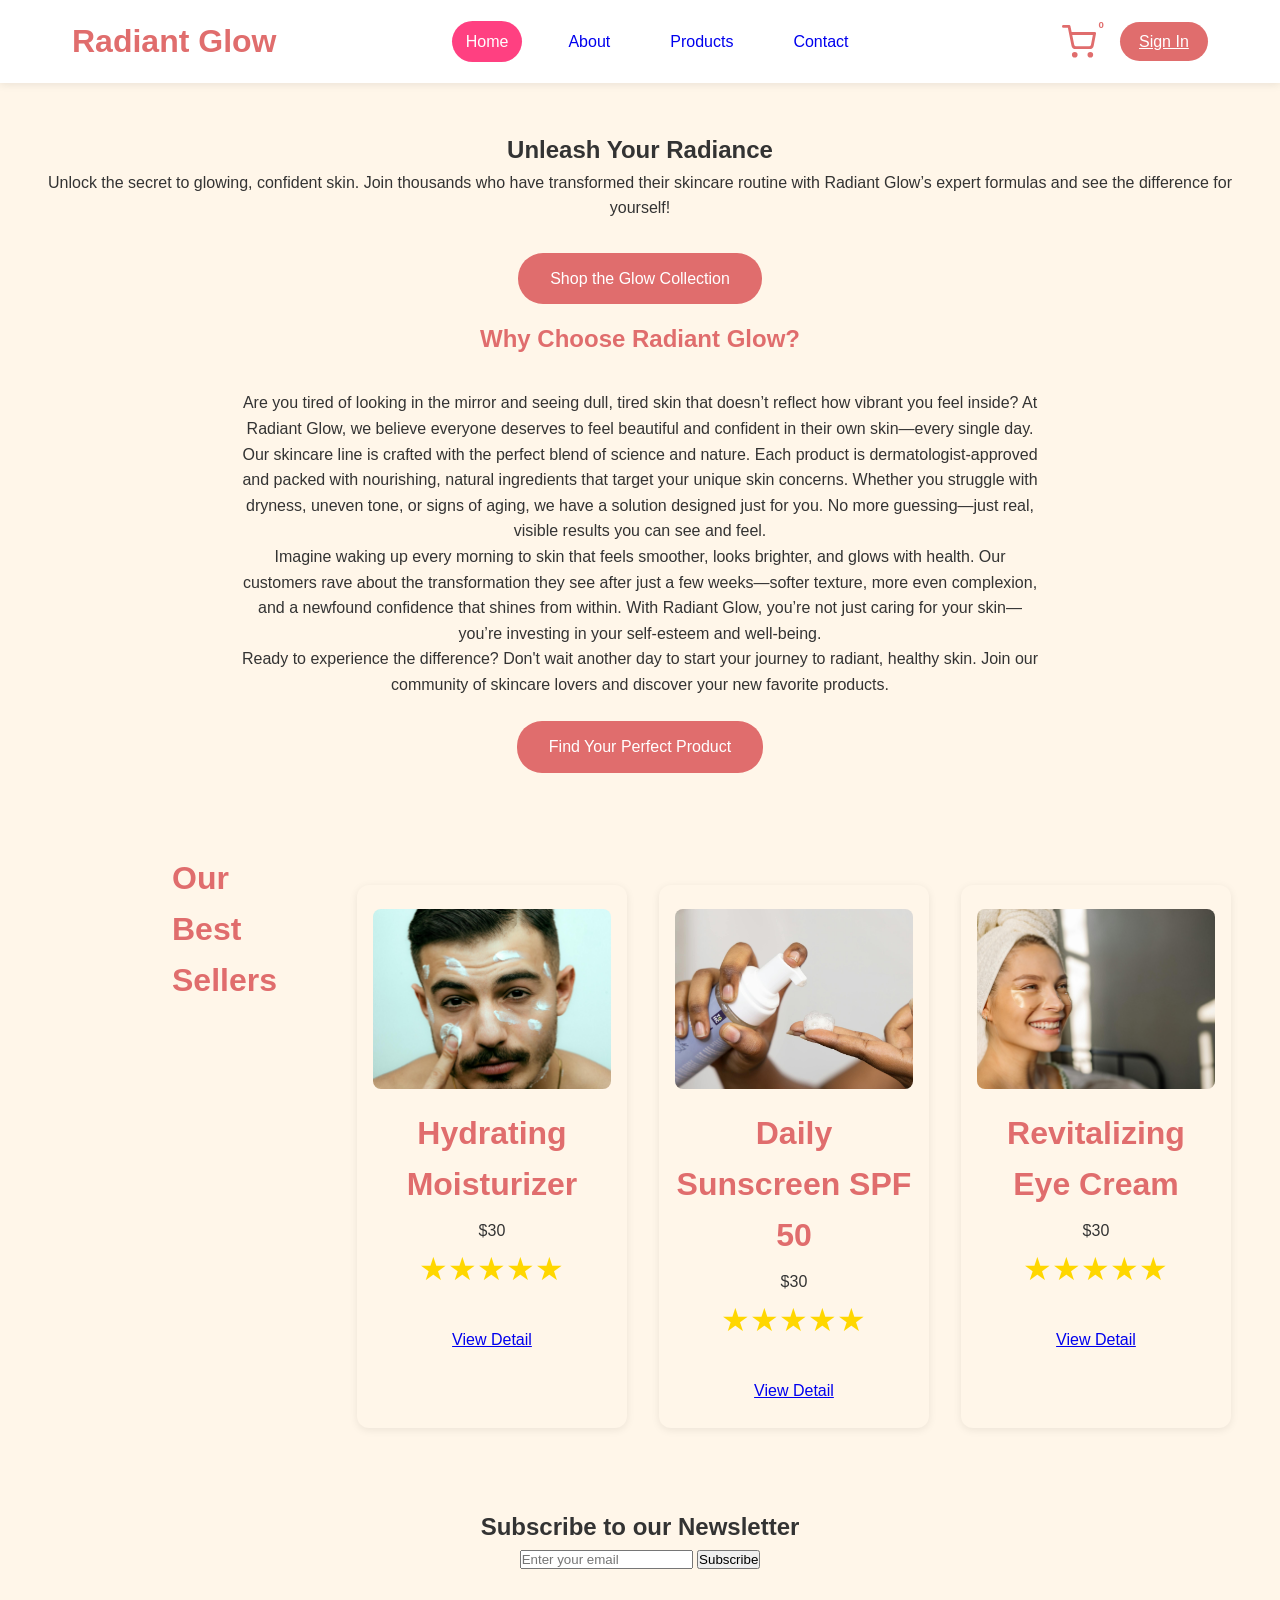
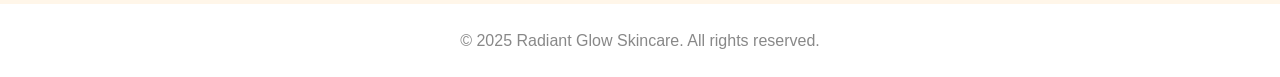
<file: index.html>
<!DOCTYPE html>
<html lang="en">
<head>
    <meta charset="UTF-8">
    <meta name="viewport" content="width=device-width, initial-scale=1.0">
    <title>Radiant Glow Skincare</title>
    <link rel="stylesheet" href="style.css">
    
</head>
<body>
    <header>
        <nav class="navbar">
            <div class="logo">Radiant Glow</div>
            <ul class="nav-links">
                <a href="index.html" class="active">Home</a>
                <a href="about.html">About</a>
                <a href="products.html">Products</a>
                <a href="contact.html">Contact</a>
            </ul>
            <div class="nav-actions">
       <a href="#cart" class="cart-icon" title="View Cart">
    <svg width="26" height="26" viewBox="0 0 24 24" fill="none" stroke="currentColor" stroke-width="2" stroke-linecap="round" stroke-linejoin="round">
        <circle cx="9" cy="21" r="1"/>
        <circle cx="20" cy="21" r="1"/>
        <path d="M1 1h4l2.68 13.39a2 2 0 0 0 2 1.61h9.72a2 2 0 0 0 2-1.61L23 6H6"/>
    </svg>
    <span id="cart-badge" class="cart-badge">0</span>
    </a>
                <a href="signin.html" class="signin-btn">Sign In</a>
            </div>
            <div class="menu-toggle" id="menu-toggle">
                <span></span><span></span><span></span>
            </div>
        </nav>
    </header>
    <section class="cta">
        <div class="cta-content">
            <h2>Unleash Your Radiance</h2>
            <p>Unlock the secret to glowing, confident skin. Join thousands who have transformed their skincare routine with Radiant Glow’s expert formulas and see the difference for yourself!</p>
            <a href="products.html" class="btn cta-btn">Shop the Glow Collection</a>
        </div>
    </section>

    <section class="aida-section">
        <h2 style="text-align:center; color:var(--accent);">Why Choose Radiant Glow?</h2>
        <div style="max-width:800px;margin:2rem auto;text-align:center;">
            <p>Are you tired of looking in the mirror and seeing dull, tired skin that doesn’t reflect how vibrant you feel inside? At Radiant Glow, we believe everyone deserves to feel beautiful and confident in their own skin—every single day.</p>
            <p>Our skincare line is crafted with the perfect blend of science and nature. Each product is dermatologist-approved and packed with nourishing, natural ingredients that target your unique skin concerns. Whether you struggle with dryness, uneven tone, or signs of aging, we have a solution designed just for you. No more guessing—just real, visible results you can see and feel.</p>
            <p>Imagine waking up every morning to skin that feels smoother, looks brighter, and glows with health. Our customers rave about the transformation they see after just a few weeks—softer texture, more even complexion, and a newfound confidence that shines from within. With Radiant Glow, you’re not just caring for your skin—you’re investing in your self-esteem and well-being.</p>
            <p>Ready to experience the difference? Don't wait another day to start your journey to radiant, healthy skin. Join our community of skincare lovers and discover your new favorite products.</p>
            <a href="products.html" class="btn cta-btn" style="margin-top:1.5rem;">Find Your Perfect Product</a>
        </div>
    </section>
    <section id="bestSelling" class="products">
        <h2 class="bestSeller">Our Best Sellers</h2>
        <div class="product-list">
            <!-- <div class="product-card pink-card" style="text-decoration:none;color:inherit;">
                <img src="assets/cleanser.jpg" alt="Gentle Cleanser">
                <h3>Gentle Cleanser</h3>
                <p>Removes impurities while maintaining skin's natural balance.</p>
                <div class="review-stars bottom-stars">
                    <span>★★★★★</span>
                    <span class="review-count">(124 reviews)</span>
                </div>
                < Add to Cart button removed -->
            <!-- </div>  -->

<div class="product-card" data-id="2">
            <img src="assets/hydratingmoisturizer.jpg" alt="Hydrating Moisturizer" class="product-image">
                <h3 class="product-name">Hydrating Moisturizer</h3>
                <p class="product-price">$30</p>
                <div class="product-rating">★★★★★</div>
                <a href="product?id=2" data-id="2"  class="viewProduct"> View Detail</a>
                <!-- <div class="quantity-container" style="margin:0.5em 0 1em 0;display:flex;align-items:center;gap:0.5em;">
                    <label for="qty-cleanser" style="font-size:0.95em;">Qty:</label>
                    <input type="number" min="1" value="1" class="product-qty" style="width:50px;" />
                </div> -->
            <!-- <button class="order-btn-rect" title="Add to Cart">Add to Cart</button> -->
            </div> 






            <!-- <div class="product-card pink-card" style="text-decoration:none;color:inherit;">
                <img src="assets/sunscreen.jpg" alt="Daily Sunscreen SPF 50">
                <h3>Daily Sunscreen SPF 50</h3>
                <p>Protects your skin from harmful UV rays with a lightweight, non-greasy formula.</p>
                <div class="review-stars bottom-stars">
                    <span>★★★★★</span>
                    <span class="review-count">(98 reviews)</span>
                </div>
                < Add to Cart button removed -->
            <!-- </div>  -->

<div class="product-card" data-id="4">
            <img src="assets/sunscreen.jpg" alt="Daily Sunscreen SPF 50" class="product-image">
                <h3 class="product-name">Daily Sunscreen SPF 50</h3>
                <p class="product-price">$30</p>
                <div class="product-rating">★★★★★</div>
                <a href="product?id=4"data-id="4"   class="viewProduct"> View Detail</a>
                <!-- <div class="quantity-container" style="margin:0.5em 0 1em 0;display:flex;align-items:center;gap:0.5em;">
                    <label for="qty-cleanser" style="font-size:0.95em;">Qty:</label>
                    <input type="number" min="1" value="1" class="product-qty" style="width:50px;" />
                </div> -->
            <!-- <button class="order-btn-rect" title="Add to Cart">Add to Cart</button> -->
            </div> 



            <!-- <div class="product-card pink-card" style="text-decoration:none;color:inherit;">
                <img src="assets/eyecream.jpg" alt="Revitalizing Eye Cream">
                <h3>Revitalizing Eye Cream</h3>
                <p>Reduces puffiness and dark circles for a refreshed look.</p>
                <div class="review-stars bottom-stars">
                    <span>★★★★★</span>
                    <span class="review-count">(76 reviews)</span>
                </div>
                < Add to Cart button removed -->
            <!-- </div>  -->

          <div class="product-card" data-id="5">
            <img src="assets/eyecream.jpg" alt="Revitalizing Eye Cream" class="product-image">
                <h3 class="product-name">Revitalizing Eye Cream</h3>
                <p class="product-price">$30</p>
                <div class="product-rating">★★★★★</div>

                <a href="product?id=5" data-id="5"  class="viewProduct"> View Detail</a>
                <!-- <div class="quantity-container" style="margin:0.5em 0 1em 0;display:flex;align-items:center;gap:0.5em;">
                    <label for="qty-cleanser" style="font-size:0.95em;">Qty:</label>
                    <input type="number" min="1" value="1" class="product-qty" style="width:50px;" />
                </div> -->
            <!-- <button class="order-btn-rect" title="Add to Cart">Add to Cart</button> -->
            </div> 



        </div>
    </section>


<section class="newsletter">
  <h2>Subscribe to our Newsletter</h2>

  <form id="subscribeForm">
    <input 
      type="email" 
      id="subscribeEmail" 
      placeholder="Enter your email" 
      required
    >
    <button type="submit">Subscribe</button>
  </form>

  <p id="subscribeMessage"></p>
</section>

    <footer>
        <p>&copy; 2025 Radiant Glow Skincare. All rights reserved.</p>
    </footer>
    <!-- Cart Modal -->
<div id="cart-modal" class="modal" style="display:none;">
    <div class="modal-content" style="max-width:400px;margin:auto;">
        <span class="close-modal" id="close-cart-modal" style="float:right;cursor:pointer;font-size:1.5em;">&times;</span>
        <h2>Your Cart</h2>
        <div id="cart-items"></div>
        <button id="go-to-checkout" class="btn cta-btn" style="margin-top:1em;width:100%;">Go to Checkout</button>
    </div>
</div>
<script src="productData.js"></script>
<script src="script.js"></script>
</body>
</html>
</file>
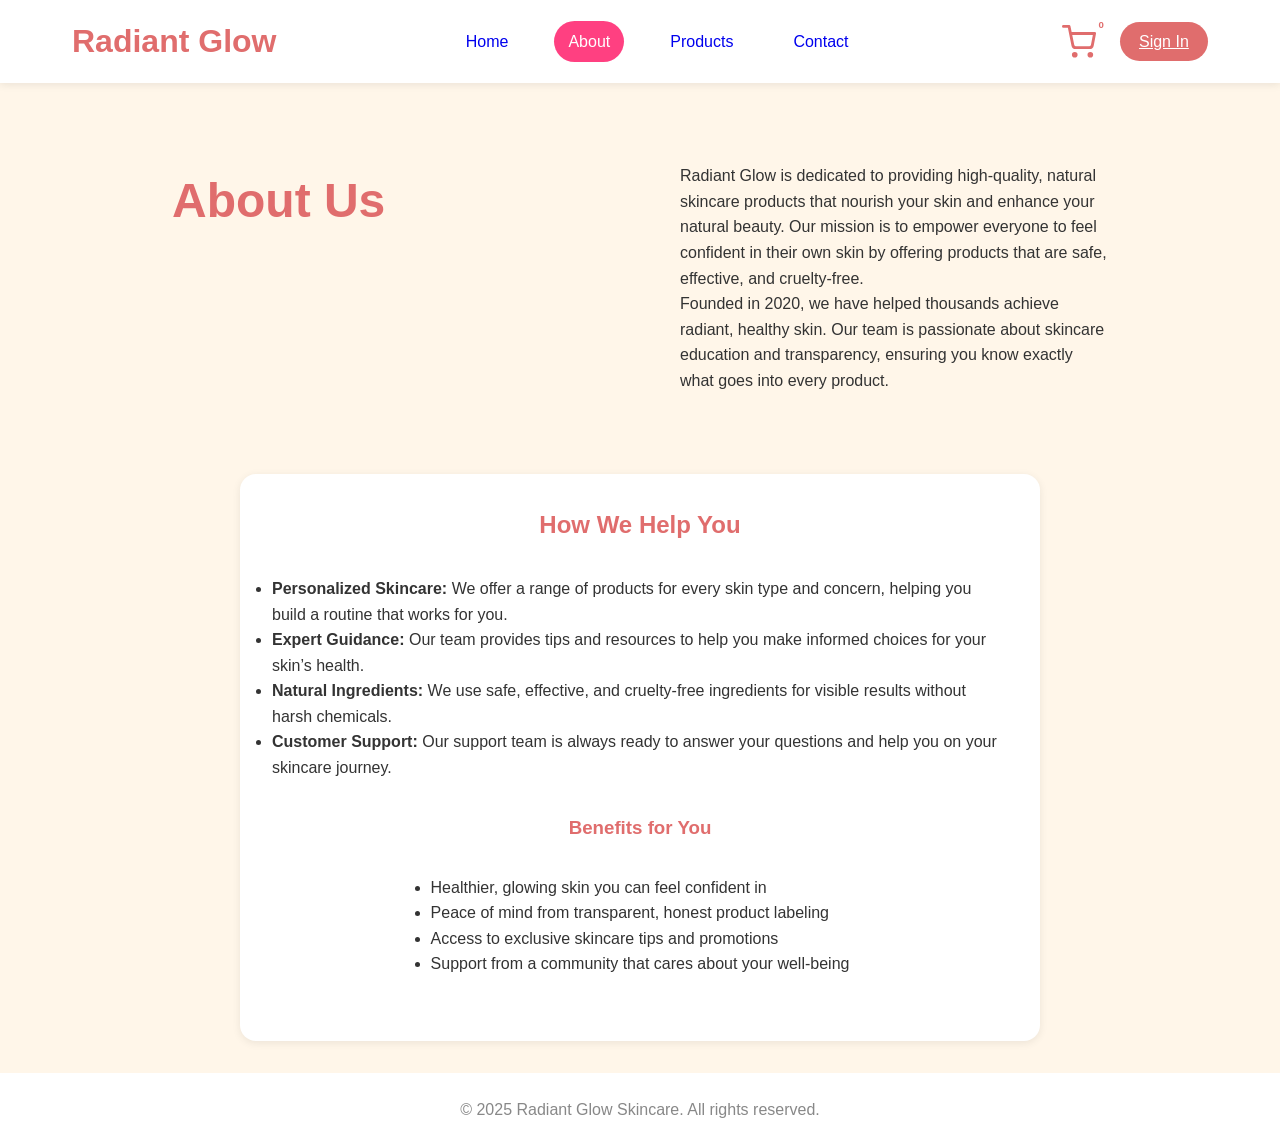
<file: about.html>
<!DOCTYPE html>
<html lang="en">
<head>
    <meta charset="UTF-8">
    <meta name="viewport" content="width=device-width, initial-scale=1.0">
    <title>About Us | Radiant Glow Skincare</title>
    <link rel="stylesheet" href="style.css">
</head>
<body>
    <header>
        <nav class="navbar">
            <a href="index.html" class="logo">Radiant Glow</a>
            <ul class="nav-links">
                <a href="index.html">Home</a>
                <a href="about.html" class="active">About</a>
                <a href="products.html">Products</a>
                <a href="contact.html">Contact</a>
            </ul>
            <div class="nav-actions">
                <a href="#cart" class="cart-icon" title="View Cart">
                    <svg width="26" height="26" viewBox="0 0 24 24" fill="none" stroke="currentColor" stroke-width="2" stroke-linecap="round" stroke-linejoin="round"><circle cx="9" cy="21" r="1"/><circle cx="20" cy="21" r="1"/><path d="M1 1h4l2.68 13.39a2 2 0 0 0 2 1.61h9.72a2 2 0 0 0 2-1.61L23 6H6"/></svg>
                    <span id="cart-badge" class="cart-badge">0</span>
                </a>
                <div class="signin-dropdown">
                    <a href="signin.html" class="signin-btn">Sign In</a>
                </div>
            </div>
            <div class="menu-toggle" id="menu-toggle">
                <span></span><span></span><span></span>
            </div>
        </nav>
    </header>
    <section class="about">
        <h2 class="aboutUs-1">About Us</h2>
        <div class="radiantGlowAbout">
        <p class="radiantAboutUs">Radiant Glow is dedicated to providing high-quality, natural skincare products that nourish your skin and enhance your natural beauty. Our mission is to empower everyone to feel confident in their own skin by offering products that are safe, effective, and cruelty-free.</p>
        <p class="aboutFound">Founded in 2020, we have helped thousands achieve radiant, healthy skin. Our team is passionate about skincare education and transparency, ensuring you know exactly what goes into every product.</p>
        </div>
    </section>
    <section class="about-benefits">
        <h2>How We Help You</h2>
        <ul>
            <li><strong>Personalized Skincare:</strong> We offer a range of products for every skin type and concern, helping you build a routine that works for you.</li>
            <li><strong>Expert Guidance:</strong> Our team provides tips and resources to help you make informed choices for your skin’s health.</li>
            <li><strong>Natural Ingredients:</strong> We use safe, effective, and cruelty-free ingredients for visible results without harsh chemicals.</li>
            <li><strong>Customer Support:</strong> Our support team is always ready to answer your questions and help you on your skincare journey.</li>
        </ul>
        <h3>Benefits for You</h3>
        <ul>
            <li>Healthier, glowing skin you can feel confident in</li>
            <li>Peace of mind from transparent, honest product labeling</li>
            <li>Access to exclusive skincare tips and promotions</li>
            <li>Support from a community that cares about your well-being</li>
        </ul>
    </section>
    <footer>
        <p>&copy; 2025 Radiant Glow Skincare. All rights reserved.</p>
    </footer>
    <!-- Cart Modal -->
<div id="cart-modal" class="modal" style="display:none;">
    <div class="modal-content" style="max-width:400px;margin:auto;">
        <span class="close-modal" id="close-cart-modal" style="float:right;cursor:pointer;font-size:1.5em;">&times;</span>
        <h2>Your Cart</h2>
        <div id="cart-items"></div>
        <button id="go-to-checkout" class="btn cta-btn" style="margin-top:1em;width:100%;">Go to Checkout</button>
    </div>
</div>
<script src="script.js"></script>

<script>
  const currentPage = window.location.pathname.split("/").pop();
  document.querySelectorAll("nav a").forEach(link => {
    if (link.getAttribute("href") === currentPage) {
      link.classList.add("active");
    }
  });
</script>
</body>
</html>
</file>
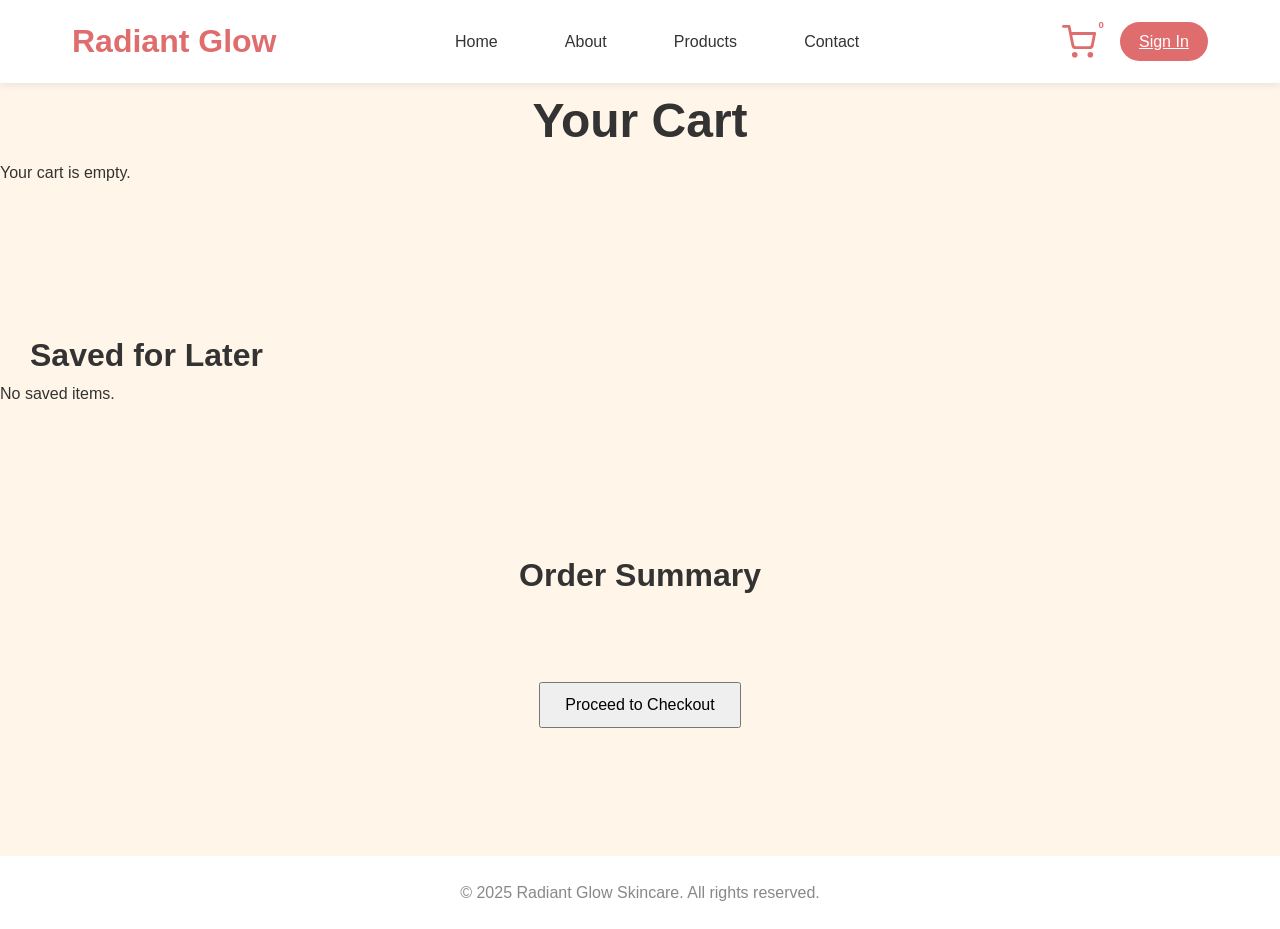
<file: checkout.html>
<!DOCTYPE html>
<html lang="en">
<head>
    <meta charset="UTF-8">
    <meta name="viewport" content="width=device-width, initial-scale=1.0">
    <title>Checkout | Radiant Glow Skincare</title>
    <link rel="stylesheet" href="style.css">
</head>
<body>
      <header> 
        <nav class="navbar">
            <a href="index.html" class="logo">Radiant Glow</a>
            <ul class="nav-links">
               <li><a href="index.html#home">Home</a></li>
                <li><a href="about.html">About</a></li>
               <li><a href="products.html">Products</a></li>
               <li><a href="contact.html">Contact</a></li>
            </ul>
        <div class="nav-actions">
       <a href="#cart" class="cart-icon" title="View Cart">
       <svg width="26" height="26" viewBox="0 0 24 24" fill="none" stroke="currentColor" stroke-width="2" stroke-linecap="round" stroke-linejoin="round">
        <circle cx="9" cy="21" r="1"/>
        <circle cx="20" cy="21" r="1"/>
        <path d="M1 1h4l2.68 13.39a2 2 0 0 0 2 1.61h9.72a2 2 0 0 0 2-1.61L23 6H6"/>
    </svg>
    <span id="cart-badge" class="cart-badge">0</span>
    </a>
            <a href="signin.html" class="signin-btn">Sign In</a>
            </div>
            <div class="menu-toggle" id="menu-toggle">
                <span></span><span></span><span></span>
            </div>
        </nav>
    </header> 
    

<!-- MAIN CART PAGE CONTENT -->
    <main class="checkoutPage">

        <!-- PAGE TITLE -->
        <h1 class="yourCart">Your Cart</h1>
        <div id="checkout-success" class="checkout-success" style="display: none;" role="alert">
            Thank you! Your payment was successful.
        </div>

        <!-- CART ITEMS SECTION -->
        <section class="cartContainer" id="cartContainer">
            <!-- JS will inject cart items here -->
        </section>


<!-- SAVED FOR LATER SECTION --> 
 <h2 class="saveLaterTitle">Saved for Later</h2> 
 <div class="savedLaterContainer"></div>



        <!-- ORDER SUMMARY (ASIDE ELEMENT FROM MDN) -->
        <aside class="cartSummary">

            <h2 class="orders">Order Summary</h2>

            <p class="cartSubtotal" id="cartSubtotal">Subtotal: <span class="cartSubtotal">$0.00</span></p>
             <div class="checkoutOrders">
            <button class="checkout-btn" id="checkout-btn" type="button">
                Proceed to Checkout
            </button>
            </div>
        </aside>
       <footer>
        <p>&copy; 2025 Radiant Glow Skincare. All rights reserved.</p>
    </footer> 
    <script src="productData.js"></script>
    <script src="script.js"></script>
    <script src="checkout.js"></script>

    <script>
  const currentPage = window.location.pathname.split("/").pop();
  document.querySelectorAll("nav a").forEach(link => {
    if (link.getAttribute("href") === currentPage) {
      link.classList.add("active");
    }
  });
</script>
</body>
</html>
</file>
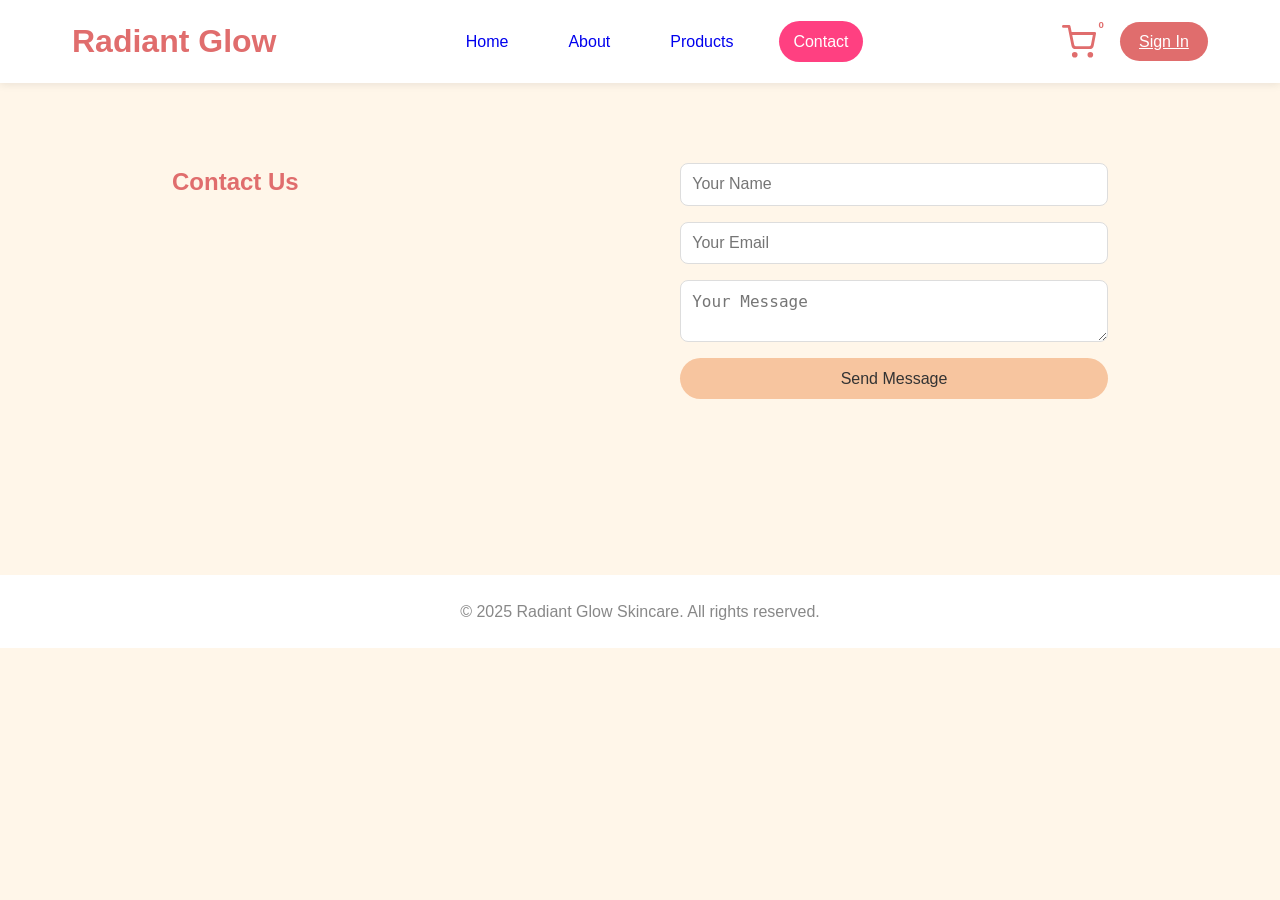
<file: contact.html>
<!DOCTYPE html>
<html lang="en">
<head>
    <meta charset="UTF-8">
    <meta name="viewport" content="width=device-width, initial-scale=1.0">
    <title>Contact Us | Radiant Glow Skincare</title>
    <link rel="stylesheet" href="style.css">
</head>
<body>
    <header>
        <nav class="navbar">
            <a href="index.html" class="logo">Radiant Glow</a>
            <ul class="nav-links">
                <a href="index.html#home">Home</a>
                <a href="about.html">About</a>
                <a href="products.html">Products</a>
                <a href="contact.html" class="active">Contact</a>
            </ul>
            <div class="nav-actions">
                <a href="#cart" class="cart-icon" title="View Cart">
                    <svg width="26" height="26" viewBox="0 0 24 24" fill="none" stroke="currentColor" stroke-width="2" stroke-linecap="round" stroke-linejoin="round"><circle cx="9" cy="21" r="1"/><circle cx="20" cy="21" r="1"/><path d="M1 1h4l2.68 13.39a2 2 0 0 0 2 1.61h9.72a2 2 0 0 0 2-1.61L23 6H6"/></svg>
                    <span id="cart-badge" class="cart-badge">0</span>
                </a>
                <div class="signin-dropdown">
                    <a href="signin.html" class="signin-btn">Sign In</a>
                </div>
            </div>
            <div class="menu-toggle" id="menu-toggle">
                <span></span><span></span><span></span>
            </div>
        </nav>
    </header>
    <section class="contact">
        <h2>Contact Us</h2>
        <form id="contact-form">
            <input type="text" name="name" placeholder="Your Name" required>
            <input type="email" name="email" placeholder="Your Email" required>
            <textarea name="message" placeholder="Your Message" required></textarea>
            <button type="submit">Send Message</button>
        </form>
        <div id="form-message"></div>
    </section>
    <footer>
        <p>&copy; 2025 Radiant Glow Skincare. All rights reserved.</p>
    </footer>

    <!-- Cart Modal -->
<div id="cart-modal" class="modal" style="display:none;">
    <div class="modal-content" style="max-width:400px;margin:auto;">
        <span class="close-modal" id="close-cart-modal" style="float:right;cursor:pointer;font-size:1.5em;">&times;</span>
        <h2>Your Cart</h2>
        <div id="cart-items"></div>
        <button id="go-to-checkout" class="btn cta-btn" style="margin-top:1em;width:100%;">Go to Checkout</button>
    </div>
</div>
<script src="script.js"></script>

<script>
  const currentPage = window.location.pathname.split("/").pop();
  document.querySelectorAll("nav a").forEach(link => {
    if (link.getAttribute("href") === currentPage) {
      link.classList.add("active");
    }
  });
</script>


</body>
</html>
</file>
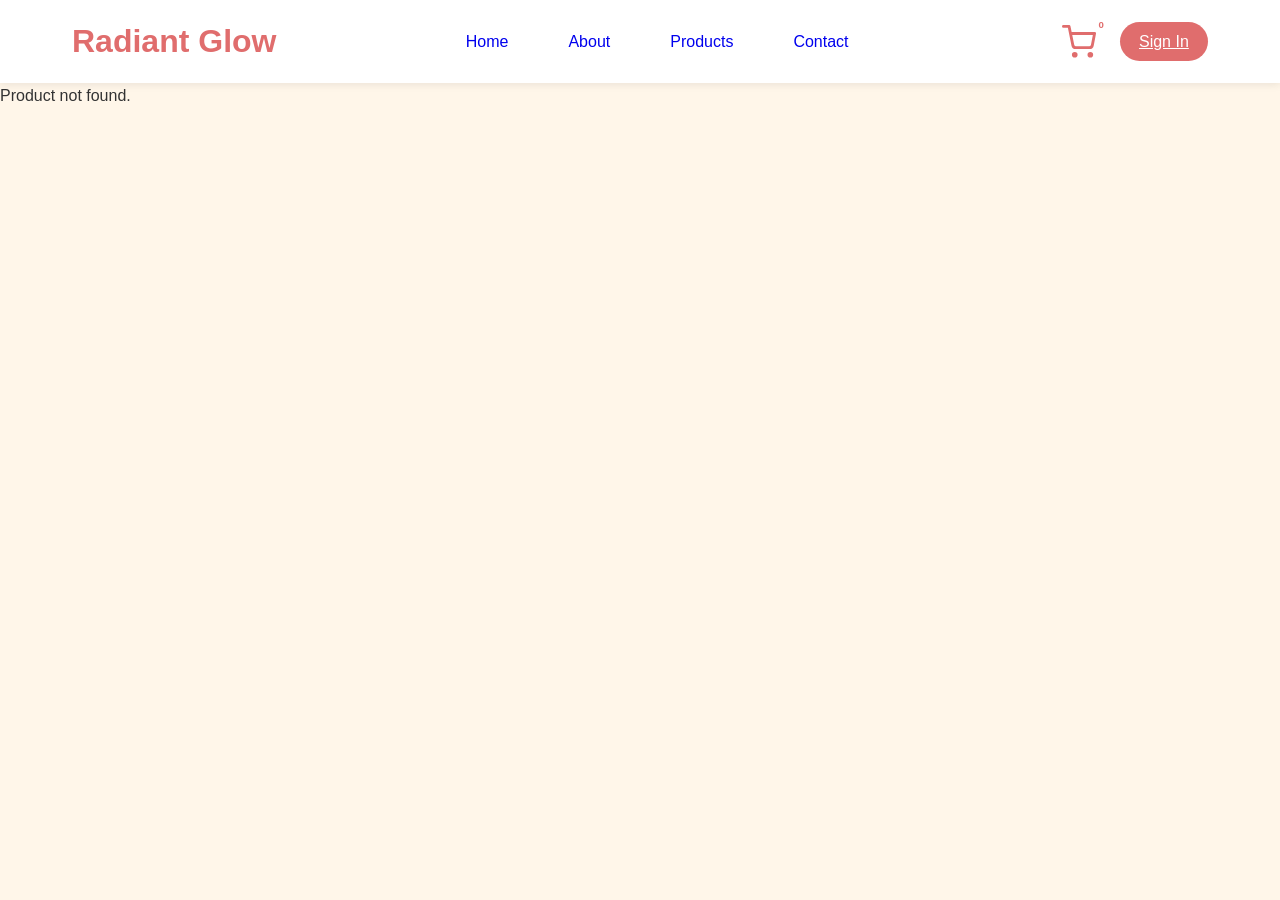
<file: product.html>
<!DOCTYPE html>
<html lang="en">
<head>
    <meta charset="UTF-8">
    <meta name="viewport" content="width=device-width, initial-scale=1.0">
    <title>Individual Product</title>
    <link rel="stylesheet" href="style.css">
</head>
<body>
    <header>
        <nav class="navbar">
            <div class="logo">
                <a href="index.html" class="logo">Radiant Glow</a>
            </div>
            <ul class="nav-links">
               <a href="index.html">Home</a>
                <a href="about.html">About</a>
                <a href="products.html">Products</a>
                <a href="contact.html">Contact</a>
            </ul> 

 <div class="nav-actions">
       <a href="#cart" class="cart-icon" title="View Cart">
    <svg width="26" height="26" viewBox="0 0 24 24" fill="none" stroke="currentColor" stroke-width="2" stroke-linecap="round" stroke-linejoin="round">
        <circle cx="9" cy="21" r="1"/>
        <circle cx="20" cy="21" r="1"/>
        <path d="M1 1h4l2.68 13.39a2 2 0 0 0 2 1.61h9.72a2 2 0 0 0 2-1.61L23 6H6"/>
    </svg>
    <span id="cart-badge" class="cart-badge">0</span>
    </a>
          
    
  <a href="signin.html" class="signin-btn">Sign In</a>
            </div>
            <div class="menu-toggle" id="menu-toggle">
                <span></span><span></span><span></span>
            </div>
        </nav>
    </header>

<!-- Cart Modal -->
<div id="cart-modal" class="modal" style="display:none;">
    <div class="modal-content" style="max-width:400px;margin:auto;">
        <span class="close-modal" id="close-cart-modal" style="float:right;cursor:pointer;font-size:1.5em;">&times;</span>
        <h2>Your Cart</h2>
        <div id="cart-items"></div>
        <button id="go-to-checkout" class="btn cta-btn" style="margin-top:1em;width:100%;">Go to Checkout</button>
    </div>
    </div>


<main id="product-page">
  <div id="product-details"></div>

</main>
<script src="productData.js"></script>
<script src="script.js"></script>
<script src="product-page.js"></script>

</body>
</html>
</file>
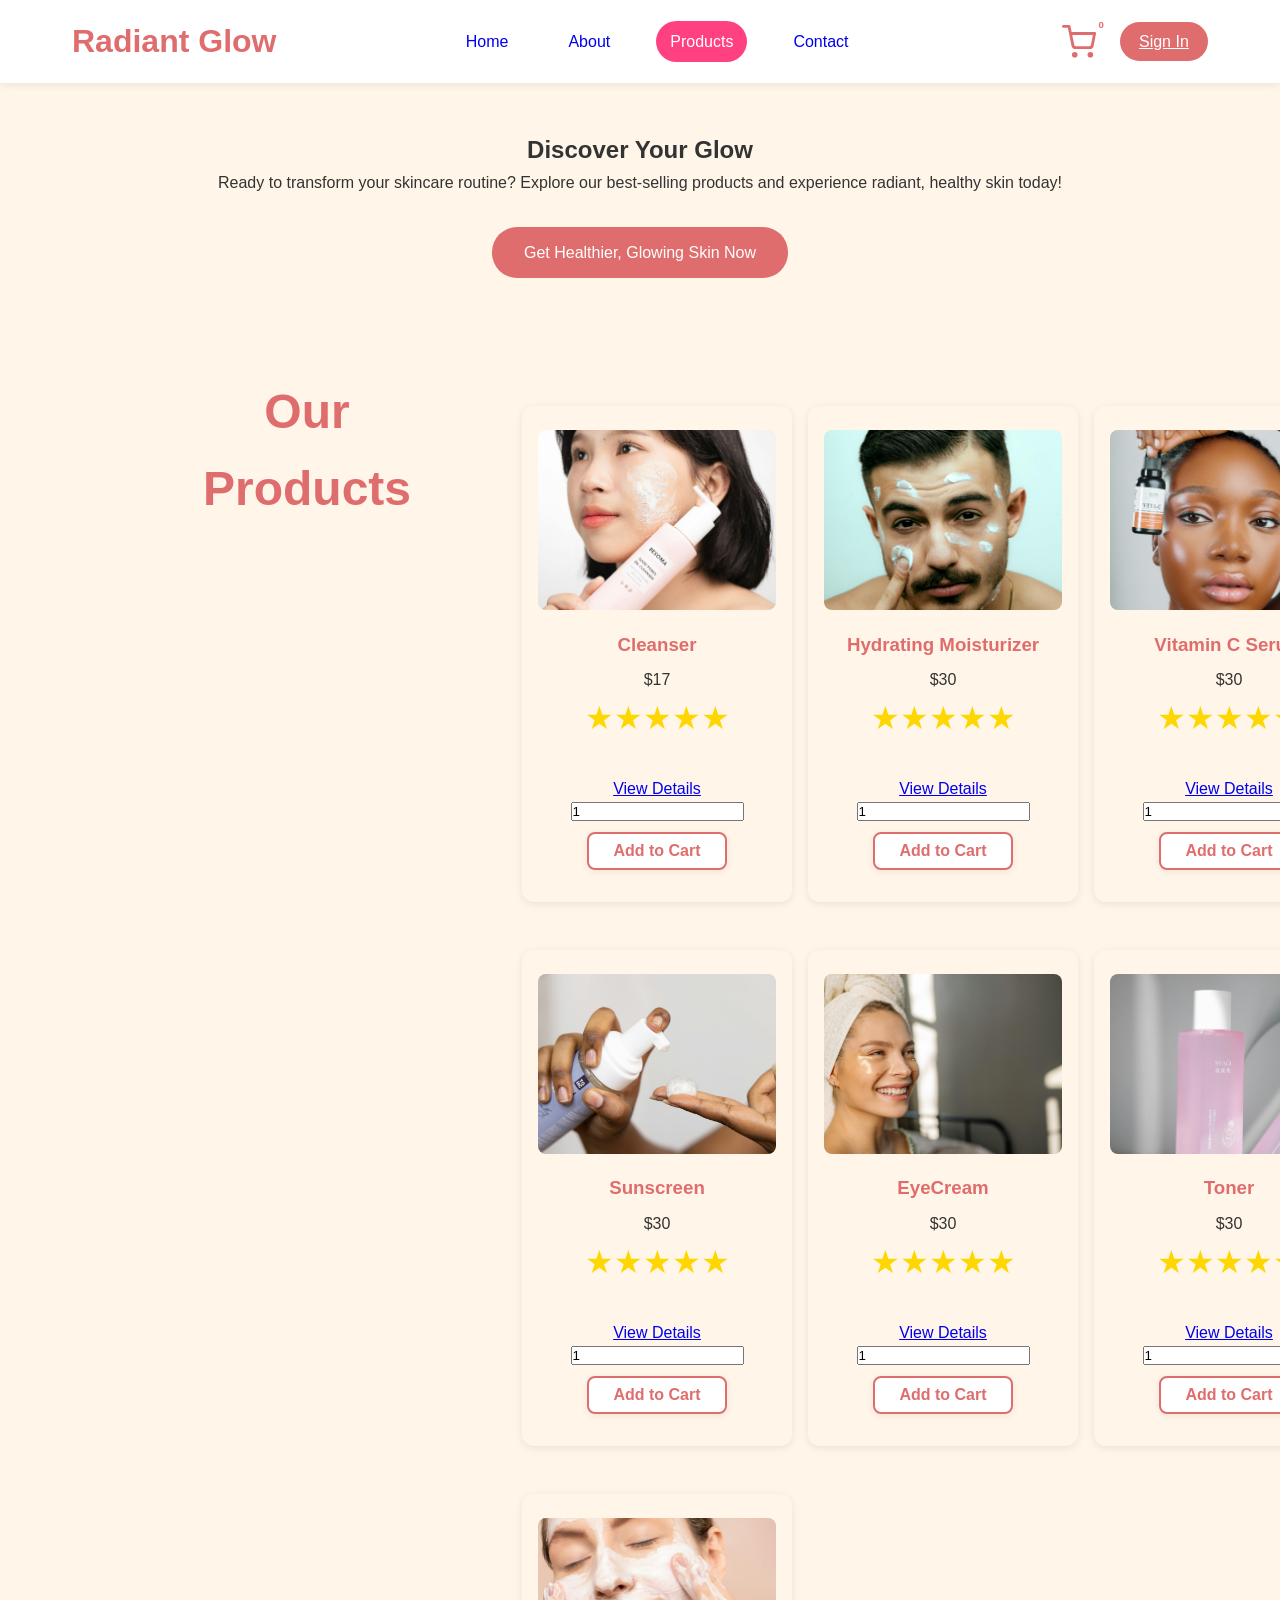
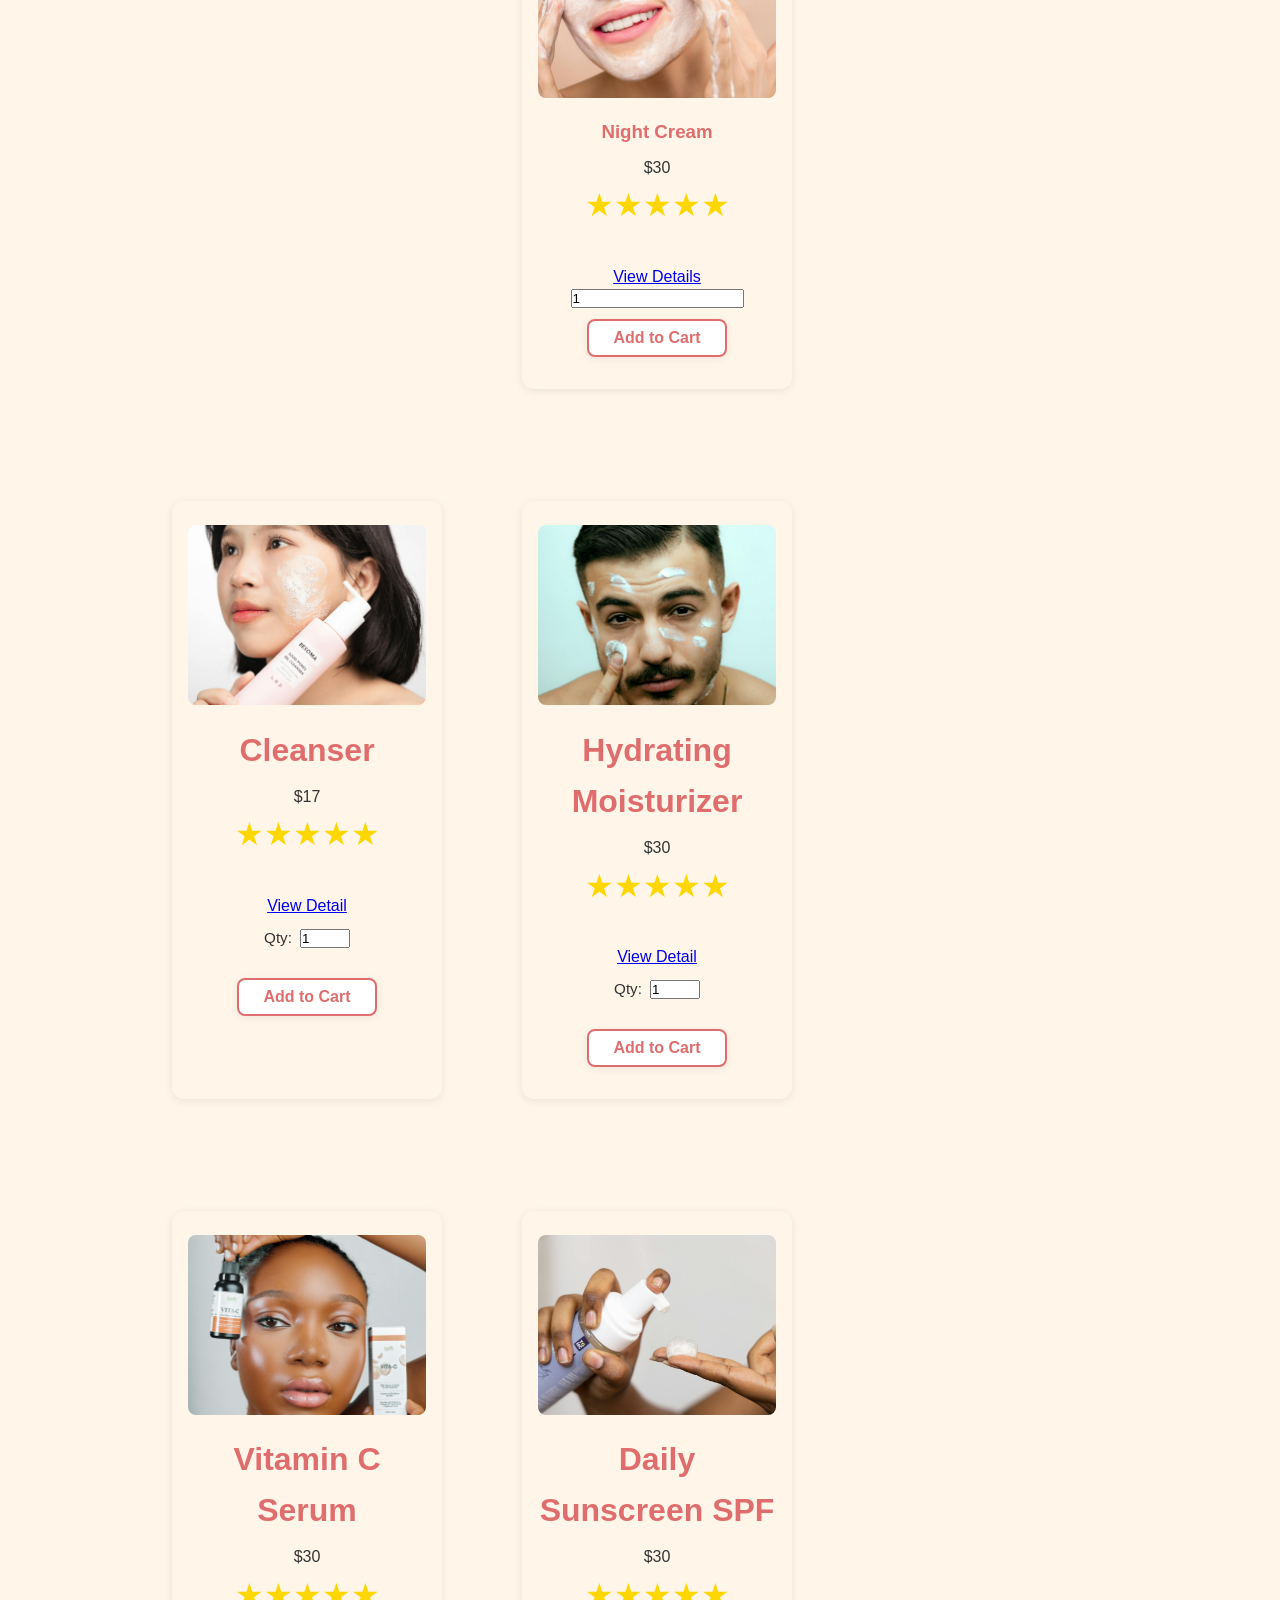
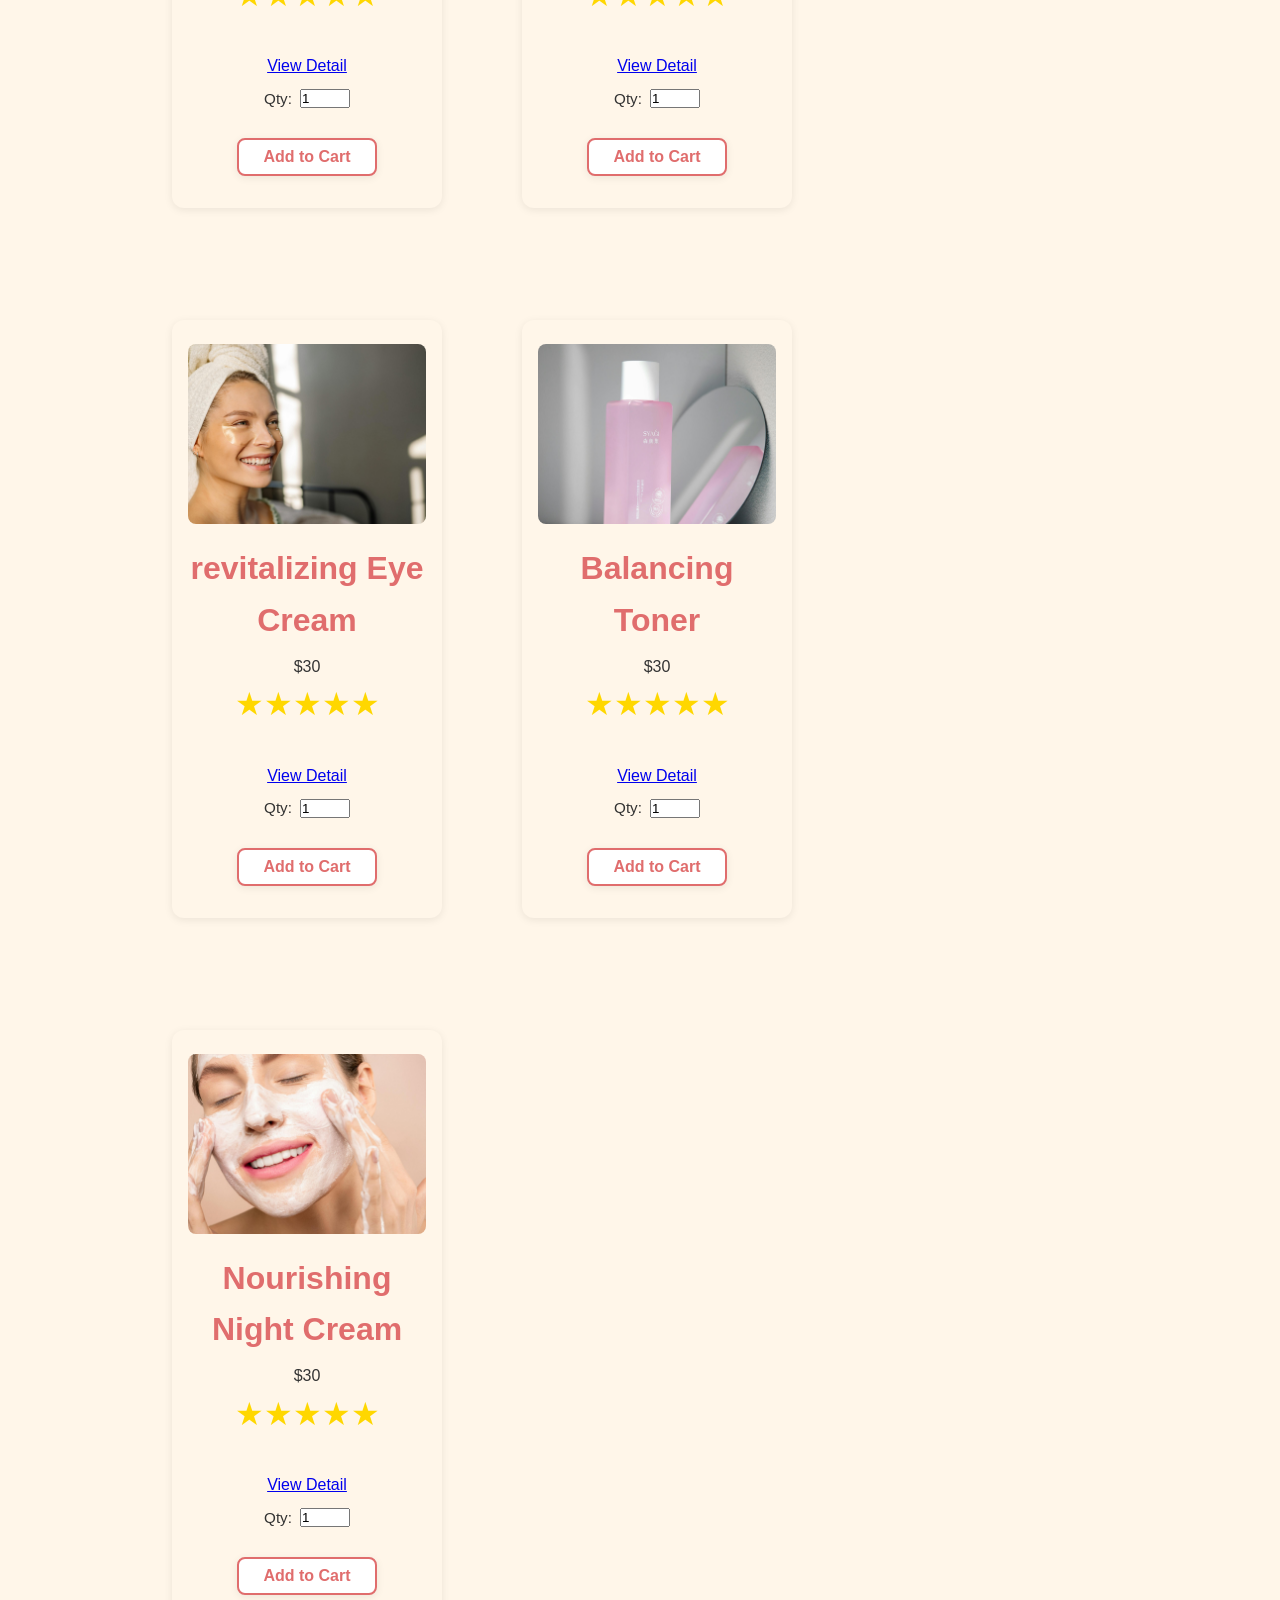
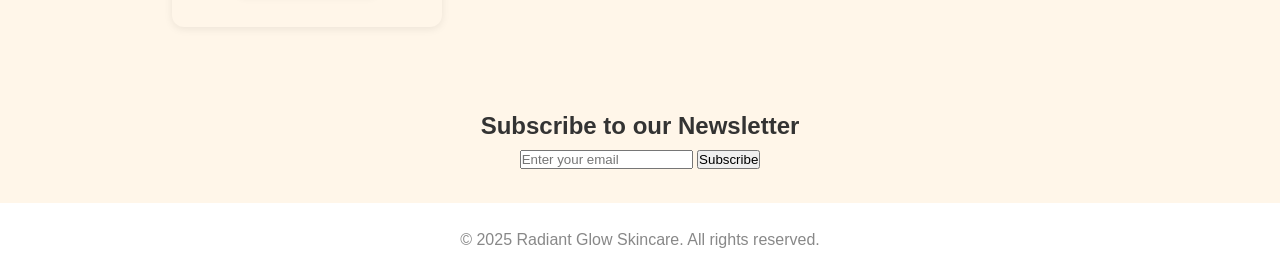
<file: products.html>
<!-- Cart Modal -->
    <div id="cart-modal" class="modal" style="display:none;">
        <div class="modal-content" style="max-width:400px;margin:auto;">
            <span class="close-modal" id="close-cart-modal" style="float:right;cursor:pointer;font-size:1.5em;">&times;</span>
            <h2>Your Cart</h2>
            <div id="cart-items"></div>
            <button id="go-to-checkout" class="btn cta-btn" style="margin-top:1em;width:100%;">Go to Checkout</button>
        </div> 
    </div> 
<!DOCTYPE html>
<html lang="en">
<head>
    <meta charset="UTF-8">
    <meta name="viewport" content="width=device-width, initial-scale=1.0">
    <title>Our Products | Radiant Glow Skincare</title>
    <link rel="stylesheet" href="style.css">
</head>
<body>
    <header>
        <nav class="navbar">
            <a href="index.html" class="logo">Radiant Glow</a>
            <ul class="nav-links">
                <a href="index.html">Home</a>
                <a href="about.html">About</a>
                <a href="products.html" class="active">Products</a>
                <a href="contact.html">Contact</a>
            </ul>
            <div class="nav-actions">
          <a href="#cart" class="cart-icon" title="View Cart">
            <svg width="26" height="26" viewBox="0 0 24 24" fill="none" stroke="currentColor" stroke-width="2" stroke-linecap="round" stroke-linejoin="round">
                <circle cx="9" cy="21" r="1"/>
                <circle cx="20" cy="21" r="1"/>
                <path d="M1 1h4l2.68 13.39a2 2 0 0 0 2 1.61h9.72a2 2 0 0 0 2-1.61L23 6H6"/>
            </svg>
            <span id="cart-badge" class="cart-badge">0</span>
          </a>
      
                <a href="signin.html" class="signin-btn">Sign In</a>
            </div>
            <div class="menu-toggle" id="menu-toggle">
                <span></span><span></span><span></span>
            </div>
        </nav>
    </header>
    <section class="cta">
        <div class="cta-content">
            <h2>Discover Your Glow</h2>
            <p>Ready to transform your skincare routine? Explore our best-selling products and experience radiant, healthy skin today!</p>
            <a href="checkout.html" class="btn cta-btn">Get Healthier, Glowing Skin Now</a>
        </div>
    </section>

    <section id="products" class="products">
        <h2 class="center">Our Products</h2>
        <div class="product-container" id="product-container"></div>
 
  <div class="product-card" id="product-card" data-id="1">
            <img src="assets/cleanser.jpg" alt="Cleanser" class="product-image">
                <h3 class="product-name">Cleanser</h3>
                <p class="product-price">$17</p>
                <div class="product-rating">★★★★★</div>
                <a href="product?id=1" data-id="1" class="viewProduct"> View Detail</a>
                <div class="quantity-container" style="margin:0.5em 0 1em 0;display:flex;align-items:center;gap:0.5em;">
                    <label for="qty-cleanser" style="font-size:0.95em;">Qty:</label>
                    <input type="number" min="1" value="1" class="product-qty" style="width:50px;" />
                </div>
            <button class="order-btn-rect" data-id="1" title="Add to Cart">Add to Cart</button> 
               </div>         





 
              <div class="product-card" id="product-card" data-id="2">
            <img src="assets/hydratingmoisturizer.jpg" alt="Hydrating Moisturizer" class="product-image">
                <h3 class="product-name">Hydrating Moisturizer</h3>
                <p class="product-price">$30</p>
                <div class="product-rating">★★★★★</div>
                <a href="product?id=2" data-id="2"  class="viewProduct"> View Detail</a>
                <div class="quantity-container" style="margin:0.5em 0 1em 0;display:flex;align-items:center;gap:0.5em;">
                    <label for="qty-cleanser" style="font-size:0.95em;">Qty:</label>
                    <input type="number" min="1" value="1" class="product-qty" style="width:50px;" />
                </div>
            <button class="order-btn-rect" data-id="2" title="Add to Cart">Add to Cart</button>
            </div>  






           




             <div class="product-card" id="product-card" data-id="3">
            <img src="assets/vitaminCSerum.jpg" alt="Vitamin C Serum" class="product-image">
                <h3 class="product-name">Vitamin C Serum</h3>
                <p class="product-price">$30</p>
                <div class="product-rating">★★★★★</div>
                <a href="product?id=3" data-id="3" class="viewProduct"> View Detail</a>
                <div class="quantity-container" style="margin:0.5em 0 1em 0;display:flex;align-items:center;gap:0.5em;">
                    <label for="qty-cleanser" style="font-size:0.95em;">Qty:</label>
                    <input type="number" min="1" value="1" class="product-qty" style="width:50px;" />
                </div>
            <button class="order-btn-rect" data-id="3" title="Add to Cart">Add to Cart</button>
            </div>  











           


            <div class="product-card" id="product-card" data-id="4">
            <img src="assets/sunscreen.jpg" alt="Daily Sunscreen SPF 50" class="product-image">
                <h3 class="product-name">Daily Sunscreen SPF</h3>
                <p class="product-price">$30</p>
                <div class="product-rating">★★★★★</div>
                <a href="product?id=4" data-id="4"  class="viewProduct"> View Detail</a>
                <div class="quantity-container" style="margin:0.5em 0 1em 0;display:flex;align-items:center;gap:0.5em;">
                    <label for="qty-cleanser" style="font-size:0.95em;">Qty:</label>
                    <input type="number" min="1" value="1" class="product-qty" style="width:50px;" />
                </div>
            <button class="order-btn-rect" data-id="4" title="Add to Cart">Add to Cart</button>
            </div>  










          


             <div class="product-card" id="product-card" data-id="5">
            <img src="assets/eyecream.jpg" alt="Revitalizing Eye Cream" class="product-image">
                <h3 class="product-name">revitalizing Eye Cream</h3>
                <p class="product-price">$30</p>
                <div class="product-rating">★★★★★</div>
                <a href="product?id=5" data-id="5" class="viewProduct"> View Detail</a>
                <div class="quantity-container" style="margin:0.5em 0 1em 0;display:flex;align-items:center;gap:0.5em;">
                    <label for="qty-cleanser" style="font-size:0.95em;">Qty:</label>
                    <input type="number" min="1" value="1" class="product-qty" style="width:50px;" />
                </div>
            <button class="order-btn-rect" data-id="5" title="Add to Cart">Add to Cart</button>
            </div>  




           


            <div class="product-card" id="product-card" data-id="6">
            <img src="assets/toner.jpg" alt="balancing Toner" class="product-image">
                <h3 class="product-name">Balancing Toner</h3>
                <p class="product-price">$30</p>
                <div class="product-rating">★★★★★</div>
                <a href="product?id=6" data-id="6" class="viewProduct"> View Detail</a>
                <div class="quantity-container" style="margin:0.5em 0 1em 0;display:flex;align-items:center;gap:0.5em;">
                    <label for="qty-cleanser" style="font-size:0.95em;">Qty:</label>
                    <input type="number" min="1" value="1" class="product-qty" style="width:50px;" />
                </div>
            <button class="order-btn-rect" data-id="6"title="Add to Cart">Add to Cart</button>
            </div>  




             <div class="product-card" id="product-card" data-id="7">
            <img src="assets/nightCream.jpg" alt="Nourishing Night Cream" class="product-image">
                <h3 class="product-name">Nourishing Night Cream</h3>
                <p class="product-price">$30</p>
                <div class="product-rating">★★★★★</div>
                <a href="product?id=7" data-id="7" class="viewProduct"> View Detail</a>
                <div class="quantity-container" style="margin:0.5em 0 1em 0;display:flex;align-items:center;gap:0.5em;">
                    <label for="qty-cleanser" style="font-size:0.95em;">Qty:</label>
                    <input type="number" min="1" value="1" class="product-qty" style="width:50px;" />
                </div>
            <button class="order-btn-rect" data-id="7" title="Add to Cart">Add to Cart</button>
            </div>  
         </div> 

  </section> 

<section class="newsletter">
  <h2>Subscribe to our Newsletter</h2>

  <form id="subscribeForm">
    <input 
      type="email" 
      id="subscribeEmail" 
      placeholder="Enter your email" 
      required
    >
    <button type="submit">Subscribe</button>
  </form>

  <p id="subscribeMessage"></p>
</section>

    <footer>
        <p>&copy; 2025 Radiant Glow Skincare. All rights reserved.</p>
    </footer>
    <script src="productData.js"></script>
    <script src="script.js"></script>
     <script src="products.js"></script>
</body>
</html>
</file>
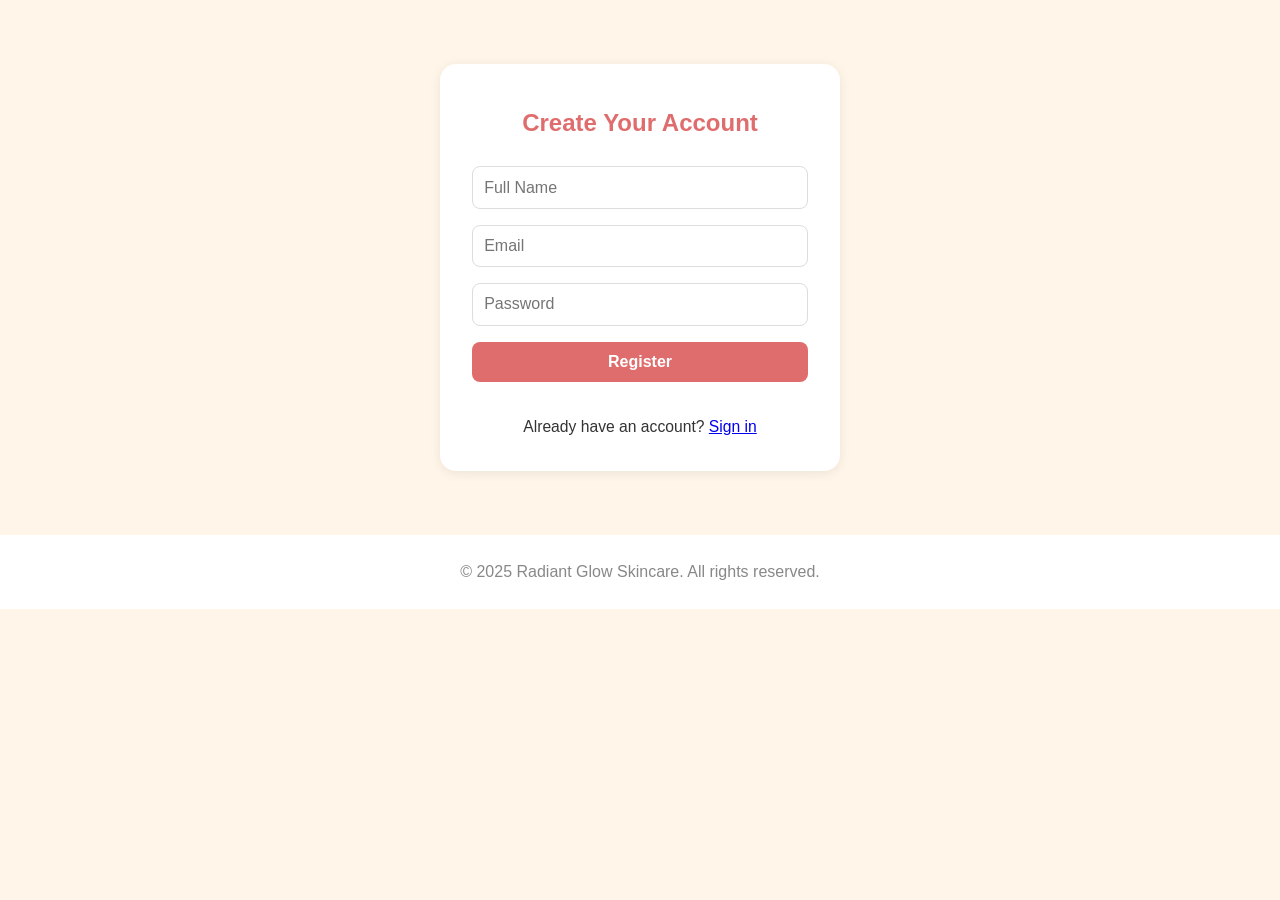
<file: register.html>
<!DOCTYPE html>
<html lang="en">
<head>
    <meta charset="UTF-8">
    <meta name="viewport" content="width=device-width, initial-scale=1.0">
    <title>Create Account | Radiant Glow Skincare</title>
    <link rel="stylesheet" href="style.css">
</head>
<body>
    <div class="register-container">
        <h2>Create Your Account</h2>
        <form class="register-form">
            <input type="text" placeholder="Full Name" name="name" required>
            <input type="email" placeholder="Email" name="email" required>
            <input type="password" placeholder="Password" name="password" required>
            <button type="submit">Register</button>
        </form>
        <div class="signin-link">
            Already have an account? <a href="signin.html">Sign in</a>
        </div>
    </div>
    <footer>
        <p>&copy; 2025 Radiant Glow Skincare. All rights reserved.</p>
    </footer>
<script src="script.js"></script>
</body>
</html>
</file>
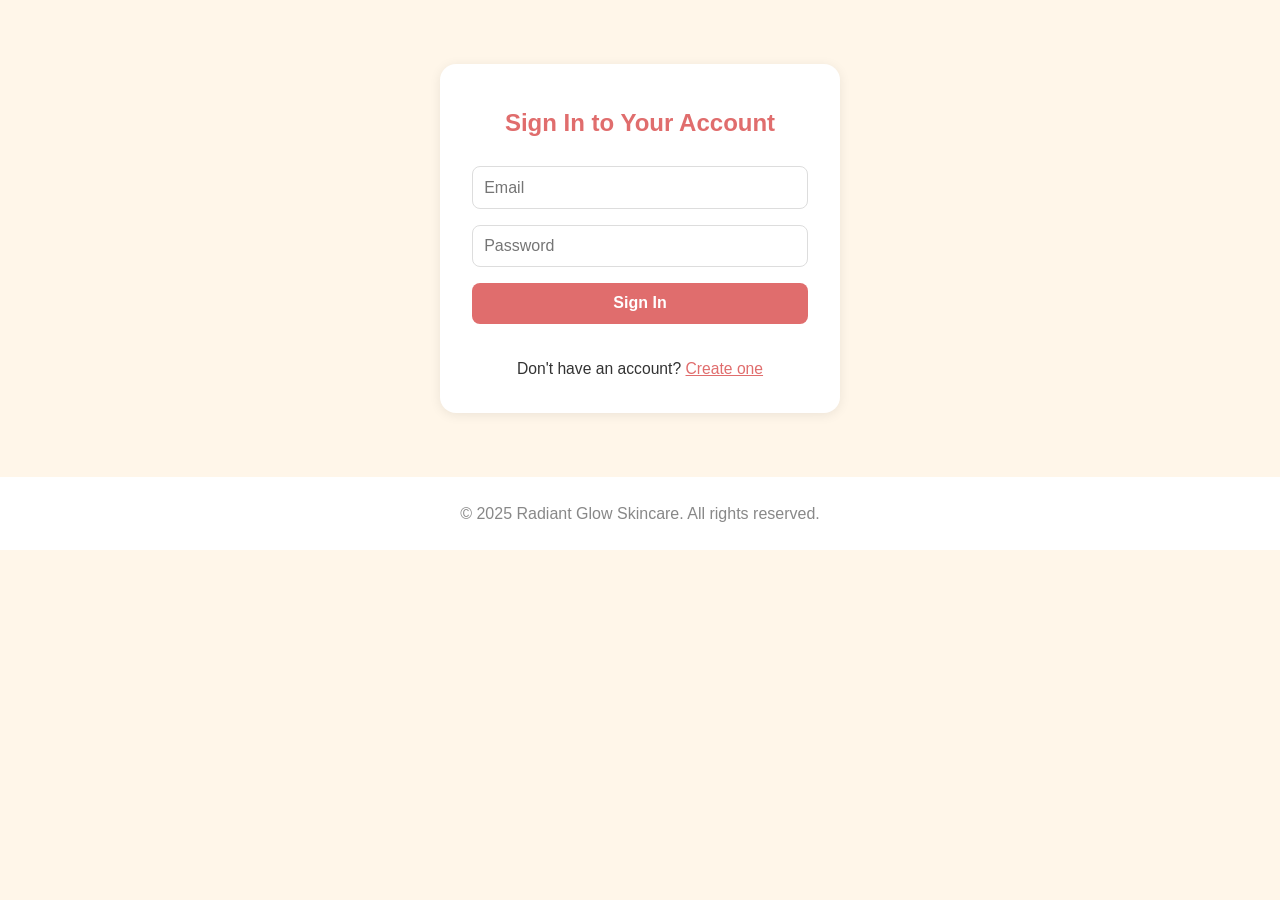
<file: signin.html>
<!DOCTYPE html>
<html lang="en">
<head>
    <meta charset="UTF-8">
    <meta name="viewport" content="width=device-width, initial-scale=1.0">
    <title>Sign In | Radiant Glow Skincare</title>
    <link rel="stylesheet" href="style.css">
</head>
<body>
    <div class="signin-container">
        <h2>Sign In to Your Account</h2>
        <form class="signin-form">
            <input type="email" placeholder="Email" required>
            <input type="password" placeholder="Password" required>
            <button type="submit">Sign In</button>
        </form>
        <div class="create-account-link">
            Don't have an account? <a href="register.html">Create one</a>
        </div>
        <!-- Registration Modal -->
        <div id="register-modal" class="modal" style="display:none;">
            <div class="modal-content">
                <span class="close-modal" id="close-register-modal">&times;</span>
                <h2>Create an Account</h2>
                <form id="register-form">
                    <input type="text" placeholder="Full Name" name="name" required>
                    <input type="email" placeholder="Email" name="email" required>
                    <input type="password" placeholder="Password" name="password" required>
                    <button type="submit">Register</button>
                </form>
                <div id="register-message"></div>
            </div>
        </div>
    </div>
    <footer>
        <p>&copy; 2025 Radiant Glow Skincare. All rights reserved.</p>
    </footer>
    <script src="script.js"></script>
</body>
</html>
</file>
<file: style.css>
html, body {
  max-width: 100%;
  overflow-x: hidden;
}



/* Cart Modal Styles */
.modal {
    position: fixed;
    top: 0; left: 0; right: 0; bottom: 0;
    background: rgba(0,0,0,0.3);
    z-index: 9999;
    display: flex;
    align-items: center;
    justify-content: center;
}
.modal-content {
    background: #fff;
    border-radius: 12px;
    padding: 2em 1.5em 1.5em 1.5em;
    box-shadow: 0 2px 12px rgba(0,0,0,0.12);
    position: relative;
}
/* Checkout Page Styles moved from inline */
.checkout-divider {
    margin: 1.5em 0;
}
.payment-row {
    display: flex;
    gap: 1em;
}
.payment-row input {
    flex: 1;
}
.checkout-message {
    margin-top: 1em;
    color: #2ecc71;
    font-weight: bold;
}
/* Sign In Page Styles */
.signin-container {
    max-width: 400px;
    margin: 4rem auto;
    background: #fff;
    border-radius: 16px;
    box-shadow: 0 2px 12px rgba(0,0,0,0.08);
    padding: 2.5rem 2rem 2rem 2rem;
    text-align: center;
}
.signin-container h2 {
    color: var(--accent);
    margin-bottom: 1.5rem;
}
.signin-form input {
    width: 100%;
    padding: 0.7rem;
    margin-bottom: 1rem;
    border: 1px solid #ddd;
    border-radius: 8px;
    font-size: 1rem;
}
.signin-form button {
    width: 100%;
    background: var(--accent);
    color: #fff;
    border: none;
    border-radius: 8px;
    padding: 0.7rem;
    font-size: 1rem;
    font-weight: 600;
    cursor: pointer;
    margin-bottom: 1rem;
    transition: background 0.2s;
}
.signin-form button:hover {
    background: #c95c5c;
}
.google-btn {
    width: 100%;
    background: #fff;
    color: #444;
    border: 1.5px solid #ddd;
    border-radius: 8px;
    padding: 0.7rem;
    font-size: 1rem;
    font-weight: 600;
    cursor: pointer;
    display: flex;
    align-items: center;
    justify-content: center;
    gap: 0.7rem;
    margin-bottom: 1rem;
    transition: background 0.2s, border 0.2s;
}
.google-btn:hover {
    background: #f7c59f22;
    border-color: var(--accent);
}
.google-btn img {
    width: 22px;
    height: 22px;
}
.create-account-link {
    margin-top: 1rem;
    font-size: 0.98rem;
}
.create-account-link a {
    color: var(--accent);
    text-decoration: underline;
    font-weight: 500;
}
.order-btn-rect {
    background: #fff;
    color: var(--accent);
    border: 2px solid var(--accent);
    border-radius: 8px;
    padding: 0.5rem 1.5rem;
    margin: 0.7rem auto 0.5rem auto;
    display: block;
    font-size: 1rem;
    font-weight: 600;
    cursor: pointer;
    transition: background 0.2s, color 0.2s, border 0.2s;
    box-shadow: 0 2px 8px rgba(0,0,0,0.07);
}
.order-btn-rect:hover {
    background: var(--accent);
    color: #fff;
    border-color: var(--accent);
}
.add-cart-btn-rect {
    background: #fff;
    color: var(--accent);
    border: 2px solid var(--accent);
    border-radius: 8px;
    padding: 0.5rem 1.5rem;
    margin: 0.7rem auto 0.5rem auto;
    display: block;
    font-size: 1rem;
    font-weight: 600;
    cursor: pointer;
    transition: background 0.2s, color 0.2s, border 0.2s;
    box-shadow: 0 2px 8px rgba(0,0,0,0.07);
}
.add-cart-btn-rect:hover {
    background: var(--accent);
    color: #fff;
    border-color: var(--accent);
}
.add-cart-btn {
    background: #fff;
    color: var(--accent);
    border: none;
    border-radius: 50%;
    padding: 0.5rem;
    margin: 0.7rem auto 0.5rem auto;
    display: flex;
    align-items: center;
    justify-content: center;
    box-shadow: 0 2px 8px rgba(0,0,0,0.07);
    cursor: pointer;
    transition: background 0.2s, color 0.2s;
}
.add-cart-btn:hover {
    background: var(--accent);
    color: #fff;
}
.add-cart-btn svg {
    display: block;
}
.bottom-stars {
    margin-top: auto;
    margin-bottom: 1.1rem;
    padding-top: 0.7rem;
}
.product-card.pink-card {
    display: flex;
    flex-direction: column;
    justify-content: flex-start;
    min-height: 370px;
    position: relative;
}
.product-card.pink-card .bottom-stars {
    margin-top: auto;
    margin-bottom: 1.1rem;
    padding-top: 0.7rem;
    align-self: center;
    width: 100%;
    display: flex;
    justify-content: center;
}
.nav-actions {
    display: flex;
    align-items: center;
    gap: 1.5rem;
    margin-left: 1.5rem;
}
.cart-icon {
    display: flex;
    align-items: center;
    color: var(--accent);
    background: none;
    border: none;
    cursor: pointer;
    font-size: 1.5rem;
    transition: color 0.2s;
    position: relative;
}
.cart-icon svg {
    width: 34px;
    height: 34px;
}
.cart-badge {
    position: absolute;
    top: -6px;
    right: -8px;
    background: none;
    color: var(--accent);
    border-radius: 0;
    padding: 0;
    font-size: 0.4em;
    font-weight: bold;
    min-width: 0;
    height: auto;
    line-height: normal;
    text-align: right;
    box-shadow: none;
    z-index: 2;
    border: none;
    display: inline;
}
.signin-dropdown {
    position: relative;
    display: flex;
    align-items: center;
}
.signin-btn {
    background: var(--accent);
    color: #fff;
    border: none;
    border-radius: 20px;
    padding: 0.4rem 1.2rem;
    font-size: 1rem;
    cursor: pointer;
    transition: background 0.2s;
    position: relative;
}
.signin-btn:hover {
    background: #c95c5c;
}
.signin-tooltip {
    display: none;
    position: absolute;
    top: 110%;
    right: 0;
    background: #fff;
    color: var(--text);
    border-radius: 10px;
    box-shadow: var(--shadow);
    padding: 1rem 1.2rem;
    min-width: 200px;
    z-index: 10;
    text-align: left;
}
.signin-dropdown:hover .signin-tooltip,
.signin-btn:focus + .signin-tooltip {
    display: block;
}
.signin-tooltip span {
    font-weight: 600;
    color: var(--accent);
    display: block;
    margin-bottom: 0.5rem;
}
.create-account {
    font-size: 0.98rem;
    margin-top: 0.5rem;
}
.create-account a {
    color: var(--accent);
    text-decoration: underline;
    font-weight: 500;
}
.pink-card {
    background: var(--accent);
    color: #fff;
}
.pink-card h3, .pink-card p {
    color: #fff;
}

.pink-card h3 {
    margin-top: 0.5rem;
}
.review-stars {
    margin-top: 0.7rem;
    font-size: 1.1rem;
    color: #FFD700; /* gold for stars */
    display: flex;
    align-items: center;
    justify-content: center;
    gap: 0.5rem;
}
.review-count {
    font-size: 0.98rem;
    color: #22223b; /* dark blue-gray for contrast */
    font-weight: 500;
    margin-left: 0.3rem;
}
/* About Benefits Section */
.about-benefits {
    max-width: 800px;
    margin: 2.5rem auto 0 auto;
    background: var(--bg);
    border-radius: 16px;
    box-shadow: var(--shadow);
    padding: 2rem;
    text-align: center;
}
.about-benefits ul {
    display: inline-block;
    text-align: left;
    margin: 1rem auto 2rem auto;
}
.about-benefits h2, .about-benefits h3 {
    color: var(--accent);
    margin-bottom: 1rem;
}
/* CTA Section Styles */
.cta-content {
    text-align: center;
    padding: 3rem 1rem 1rem 1rem;
}
.cta-btn {
    margin-top: 2rem;
    display: inline-block;
}
.center {
    text-align: center;
}
/* Radiant Glow Skincare Styles */
:root {
    --primary: #f7c59f;
    --secondary: #fff6e9;
    --accent: #e06d6d;
    --text: #333;
    --bg: #fff;
    --shadow: 0 2px 8px rgba(0,0,0,0.08);
}
* {
    box-sizing: border-box;
    margin: 0;
    padding: 0;
}
body {
    font-family: 'Segoe UI', Arial, sans-serif;
    background: var(--secondary);
    color: var(--text);
    line-height: 1.6;
}
header {
    background: var(--bg);
    box-shadow: var(--shadow);
    position: sticky;
    top: 0;
    z-index: 1000;
}
.navbar {
    display: flex;
    align-items: center;
    justify-content: space-between;
    max-width: 1200px;
    margin: 0 auto;
    padding: 1rem 2rem;
}
.logo {
    font-size: 2rem;
    font-weight: bold;
    color: var(--accent);
    text-decoration: none;
    cursor: pointer;
}
.nav-links {
    list-style: none;
    display: flex;
    gap: 2rem;
}
.nav-links li a {
    text-decoration: none;
    color: var(--text);
    font-weight: 500;
    transition: color 0.2s, background 0.2s;
    padding: 0.3rem 1.1rem;
    border-radius: 20px;
}
.nav-links li a:hover {
    background: var(--accent);
    color: #fff;
}
.nav-links li a.active {
    background: var(--accent);
    color: #fff;
}
.menu-toggle {
    display: none;
    flex-direction: column;
    cursor: pointer;
    gap: 5px;
}
.menu-toggle span {
    width: 25px;
    height: 3px;
    background: var(--accent);
    border-radius: 2px;
}
.hero {
    background: linear-gradient(120deg, var(--primary) 60%, var(--secondary) 100%);
    padding: 4rem 2rem 6rem 2rem;
    text-align: center;
}
.hero-content h1 {
    font-size: 3rem;
    margin-bottom: 1rem;
}
.hero-content p {
    font-size: 1.3rem;
    margin-bottom: 2rem;
}
.btn {
    background: var(--accent);
    color: #fff;
    padding: 0.8rem 2rem;
    border: none;
    border-radius: 25px;
    font-size: 1rem;
    cursor: pointer;
    text-decoration: none;
    transition: background 0.2s;
}
.btn:hover {
    background: #c95c5c;
}
.about, .products, .tips, .contact {
    display: grid;
    grid-template-columns: repeat(2, 2fr);
    gap: 5rem;
    max-width: 1000px;
    margin: 3rem auto;
    padding: 2rem;
    border-radius: 16px;
}
.about h2, .products h2, .tips h2, .contact h2 {
    color: var(--accent);
    margin-bottom: 1rem;
}



.bestSeller{
font-size: 2rem;
}


.product-list {
    display: flex;
    gap: 2rem;
    justify-content: center;
}
.product-card {
    background: var(--secondary);
    border-radius: 12px;
    box-shadow: var(--shadow);
    padding: 1.5rem 1rem;
    width: 270px;
    min-height: 370px;
    text-align: center;
    display: flex;
    flex-direction: column;
    align-items: center;
    margin-top: 2rem;
}
.product-card img {
    width: 100%;
    max-width: 240px;
    height: 180px;
    object-fit: cover;
    border-radius: 8px;
    margin-bottom: 1.2rem;
}
.product-card h3 {
    color: var(--accent);
    margin-bottom: 0.5rem;
}
.tips ul {
    list-style: disc inside;
    margin-left: 1rem;
}
.contact form {
    display: flex;
    flex-direction: column;
    gap: 1rem;
}
.contact input, .contact textarea {
    padding: 0.7rem;
    border: 1px solid #ddd;
    border-radius: 8px;
    font-size: 1rem;
}
.contact button {
    background: var(--primary);
    color: var(--text);
    border: none;
    border-radius: 25px;
    padding: 0.7rem 2rem;
    font-size: 1rem;
    cursor: pointer;
    transition: background 0.2s;
}
.contact button:hover {
    background: var(--accent);
    color: #fff;
}
#form-message {
    margin-top: 1rem;
    color: var(--accent);
    font-weight: 500;
}
footer {
    text-align: center;
    padding: 1.5rem 0;
    background: var(--bg);
    color: #888;
    margin-top: 2rem;
    font-size: 1rem;
}
#cart-items {
    max-height: 250px;
    overflow-y: auto;
    margin-bottom: 1em;
}
/* Register Page Styles */
.register-container {
    max-width: 400px;
    margin: 4rem auto;
    background: #fff;
    border-radius: 16px;
    box-shadow: 0 2px 12px rgba(0,0,0,0.08);
    padding: 2.5rem 2rem 2rem 2rem;
    text-align: center;
}
.register-container h2 {
    color: var(--accent);
    margin-bottom: 1.5rem;
}
.register-form input {
    width: 100%;
    padding: 0.7rem;
    margin-bottom: 1rem;
    border: 1px solid #ddd;
    border-radius: 8px;
    font-size: 1rem;
}
.register-form button {
    width: 100%;
    background: var(--accent);
    color: #fff;
    border: none;
    border-radius: 8px;
    padding: 0.7rem;
    font-size: 1rem;
    font-weight: 600;
    cursor: pointer;
    margin-bottom: 1rem;
    transition: background 0.2s;
}
.register-form button:hover {
    background: #c95c5c;
}
.signin-link {
    margin-top: 1rem;
    font-size: 0.98rem;
}
.order-card {
    border: 1px solid #eee;
    padding: 1em;
    margin-bottom: 1em;
    border-radius: 8px;
    background: #fff;
}
@media (max-width: 800px) {
    .product-list {
        flex-direction: column;
        align-items: center;
    }
    .navbar {
        flex-direction: column;
        align-items: flex-start;
    }
    .nav-links {
        flex-direction: column;
        gap: 1rem;
        width: 100%;
        display: none;
    }
    .nav-links.active {
        display: flex;
    }
    .menu-toggle {
        display: flex;
    }
}

.yourCart {
    text-align: center;
    font-size: 3rem;
}


.saveLaterTitle {
text-align: left;
padding: 0 30px;
font-size: 2rem;
margin-top: 9rem;
}

.orders {
    text-align: center;
    font-size: 2rem;
    margin-top:9rem;
    margin-bottom: 5rem;
}

.cartSubtotal {
    text-align: center;
    font-size: 2rem;
}

.checkoutOrders {
    display: flex;
  justify-content: center;
  margin-top: 20px;
}

.checkout-btn {
  padding: 12px 24px;
  font-size: 16px;
  margin-bottom: 6rem;
}


.product-name {
    font-size: 2rem;
}


.product-rating {
    font-size: 2rem;
    margin-bottom: 2rem;
    color: #FFD700;
}




.center {
    font-size: 3rem;
}

.product-container {
display: grid;
  grid-template-columns: repeat(3, 1fr);
  gap: 1rem; 
  /* padding: 2rem; */
}

.newsletter {
    display: flex;
    flex-direction: column;
    align-items: center;
}

#cartContainer {
    display: grid;
    grid-template-columns: repeat(auto-fit, minmax(250px, 1fr));
    gap: 2rem; 
 
}

.cart-item {
   background: #fff; 
  padding: 1rem; 
  border-radius: 8px; 
}

.cart-item-img {
    width:150px;
    height: auto;
    margin: 2rem 2rem;
}


.backgroundCover {
    display: flex;
    flex-direction: column;
    background-color: #e06d6d;
    max-width: 20rem;
    /* border: 1px solid #c95c5c; */
    /* border-radius: 2rem; */
    margin: 2rem 3rem;
}

 .renderButtons {
    display: flex;
    gap: 1rem;
    padding: 2rem 5rem;
 }

.product-img {
    width: 200px;
    height: auto;
    padding: 0;
}

 .priceName {
 text-align: center;
 }


.price {
    text-align: center;
    font-size: 2rem;
 }


 .product-stars {
    color:#FFD700;
    font-size: 3rem;
    display: flex;
    flex-direction: column;
    align-items: center;
 }


.saved-img {
    width: 8rem;
}

.aboutUs-1 {
    font-size: 3rem;
}



.radiantGlowAbout {
    display: flex;
    flex-direction: column;
}


.nav-links a {
    display: inline-block;
        text-decoration: none;
    padding: 8px 14px;
    border-radius: 32px;
}

.nav-links a.active {
    background: #ff4081;
    color: white;
}
</file>
